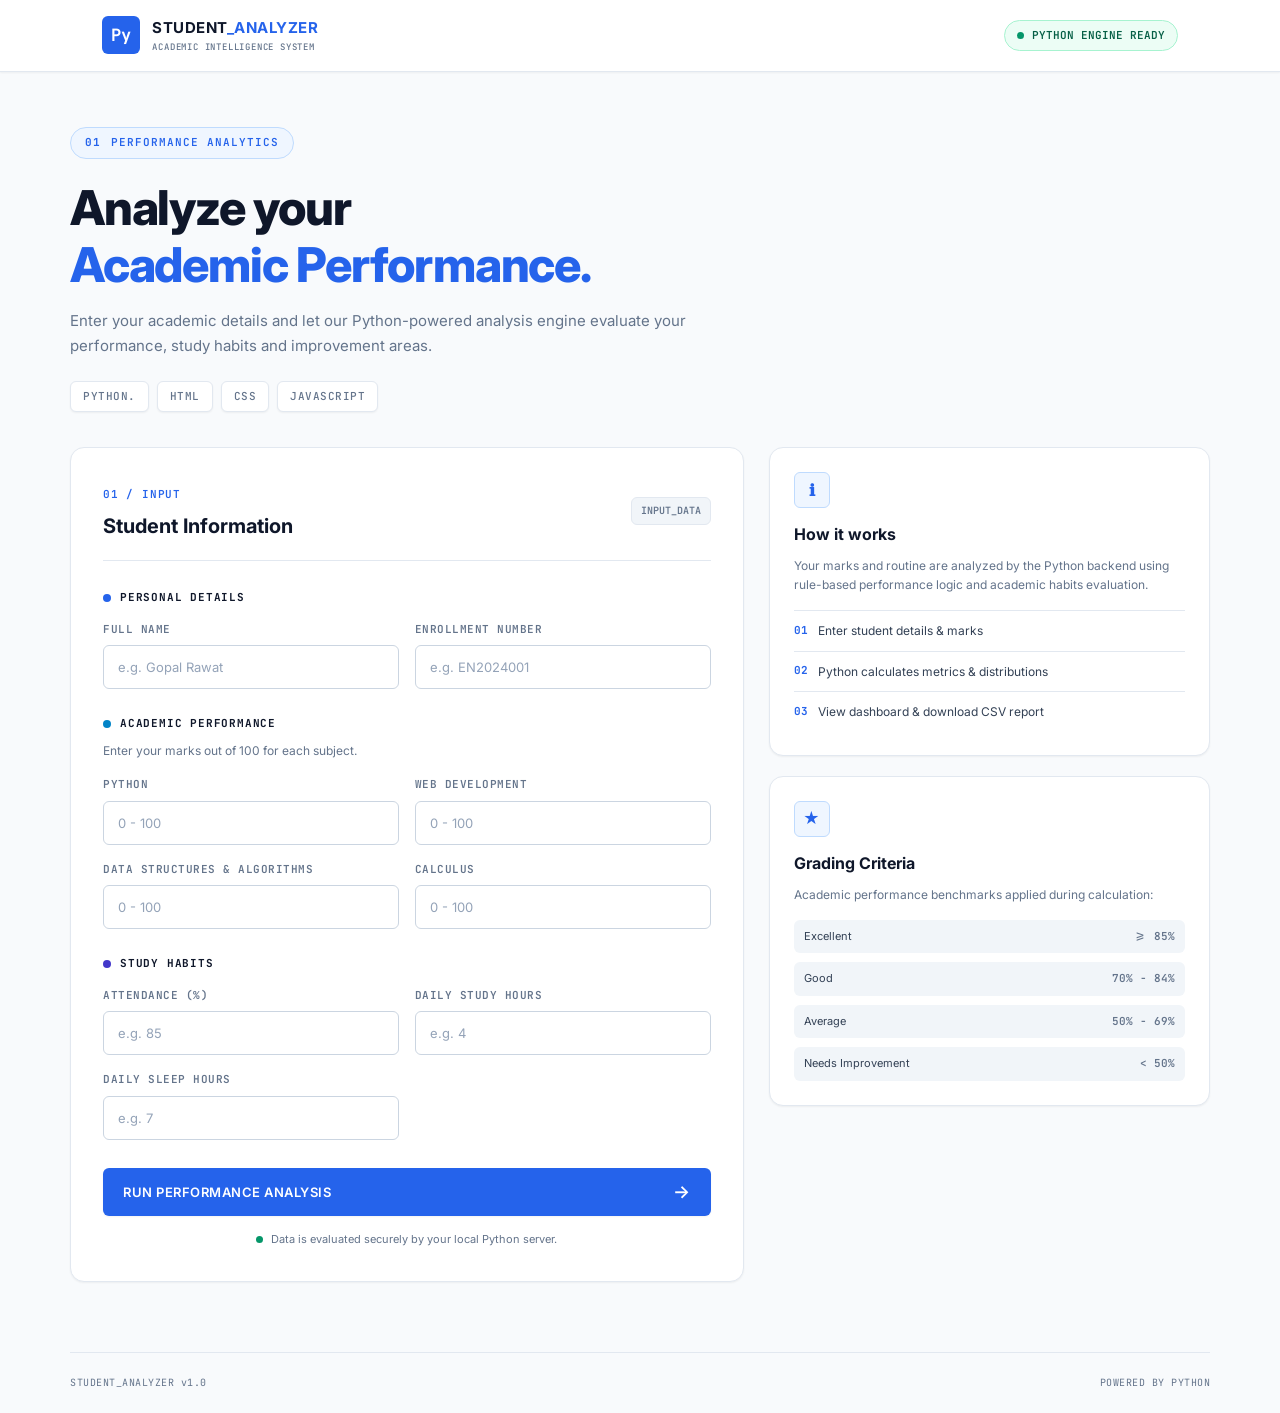
<file: index.html>
<!DOCTYPE html>
<html>
<head>
    <meta charset="UTF-8">
    <meta http-equiv="refresh" content="0; url=static/index.html">
    <title>Student Performance Analyzer</title>
</head>
<body>
    <p>Redirecting to project...</p>
</body>
</html>
</file>
<file: static/style.css>
/* =====================================
   STUDENT PERFORMANCE ANALYZER
   CLEAN & PROFESSIONAL STYLESHEET
   Static, simple, and high-readability design
===================================== */

:root {
    /* Background & Surfaces */
    --bg: #f8fafc;
    --card: #ffffff;
    --card-subtle: #f1f5f9;
    --card-hover: #f8fafc;
    --border: #e2e8f0;
    --border-hover: #cbd5e1;
    --border-focus: #2563eb;

    /* Typography */
    --text: #0f172a;
    --text-body: #334155;
    --muted: #64748b;
    --muted-light: #94a3b8;

    /* Primary Accent (Classic Slate Blue) */
    --primary: #2563eb;
    --primary-hover: #1d4ed8;
    --primary-light: #eff6ff;
    --primary-border: #bfdbfe;

    /* Status Colors (Solid, calm & standard) */
    --success: #059669;
    --success-light: #ecfdf5;
    --success-border: #a7f3d0;
    --success-text: #065f46;

    --info: #0284c7;
    --info-light: #f0f9ff;
    --info-border: #bae6fd;
    --info-text: #0369a1;

    --warning: #d97706;
    --warning-light: #fffbeb;
    --warning-border: #fde68a;
    --warning-text: #92400e;

    --danger: #dc2626;
    --danger-light: #fef2f2;
    --danger-border: #fecaca;
    --danger-text: #991b1b;

    /* Subject Distribution Palette */
    --subj-python: #4338ca;
    --subj-web: #0284c7;
    --subj-dsa: #059669;
    --subj-calc: #d97706;
    --chart-track: #e2e8f0;

    /* Fonts & Radii */
    --font: "Inter", -apple-system, BlinkMacSystemFont, "Segoe UI", Roboto, sans-serif;
    --mono: "JetBrains Mono", Consolas, Menlo, monospace;
    --radius-sm: 6px;
    --radius-md: 10px;
    --radius-lg: 14px;

    /* Shadows */
    --shadow-sm: 0 1px 2px 0 rgba(0, 0, 0, 0.05);
    --shadow-md: 0 4px 6px -1px rgba(0, 0, 0, 0.06), 0 2px 4px -2px rgba(0, 0, 0, 0.04);
    --shadow-lg: 0 10px 15px -3px rgba(0, 0, 0, 0.08), 0 4px 6px -4px rgba(0, 0, 0, 0.03);
}

* {
    margin: 0;
    padding: 0;
    box-sizing: border-box;
}

html {
    scroll-behavior: smooth;
}

body {
    background-color: var(--bg);
    color: var(--text-body);
    font-family: var(--font);
    min-height: 100vh;
    line-height: 1.6;
    overflow-x: hidden;
    -webkit-font-smoothing: antialiased;
}


/* =====================================
   NAVBAR
===================================== */

.navbar {
    height: 72px;
    width: 100%;
    padding: 0 8%;
    display: flex;
    align-items: center;
    justify-content: space-between;

    border-bottom: 1px solid var(--border);
    background: #ffffff;
    box-shadow: var(--shadow-sm);

    position: sticky;
    top: 0;
    z-index: 100;
}

.brand {
    display: flex;
    align-items: center;
    gap: 12px;
    text-decoration: none;
    color: inherit;
}

.brand-icon {
    width: 38px;
    height: 38px;
    border-radius: var(--radius-sm);

    display: grid;
    place-items: center;

    font-family: var(--mono);
    font-weight: 700;
    font-size: 17px;

    color: #ffffff;
    background: var(--primary);
}

.brand h2 {
    font-size: 15px;
    letter-spacing: 0.5px;
    font-weight: 700;
    color: var(--text);
}

.brand h2 span {
    color: var(--primary);
}

.brand small {
    display: block;
    color: var(--muted);
    font-family: var(--mono);
    font-size: 9px;
    letter-spacing: 0.8px;
    font-weight: 500;
}

.nav-status {
    display: inline-flex;
    align-items: center;
    gap: 8px;

    font-family: var(--mono);
    font-size: 11px;
    font-weight: 600;
    color: var(--success-text);

    background: var(--success-light);
    border: 1px solid var(--success-border);
    padding: 6px 12px;
    border-radius: 9999px;
}

.live-dot {
    height: 7px;
    width: 7px;
    border-radius: 50%;
    display: inline-block;
    background: var(--success);
}


/* =====================================
   MAIN CONTAINER
===================================== */

.container {
    width: min(1140px, 92%);
    margin: 0 auto;
}


/* =====================================
   HERO SECTION
===================================== */

.hero {
    padding: 55px 0 35px;
    max-width: 800px;
}

.terminal-tag {
    display: inline-flex;
    align-items: center;
    gap: 10px;

    color: var(--primary);
    font-family: var(--mono);
    font-size: 11px;
    font-weight: 600;
    letter-spacing: 1px;

    border: 1px solid var(--primary-border);
    background: var(--primary-light);

    padding: 6px 14px;
    border-radius: 9999px;
    margin-bottom: 20px;
}

.terminal-tag span {
    color: var(--primary);
    font-weight: 700;
}

.hero h1 {
    font-size: clamp(32px, 4.5vw, 48px);
    line-height: 1.2;
    letter-spacing: -1.2px;
    font-weight: 800;
    color: var(--text);
}

.gradient-text {
    color: var(--primary);
}

.subtitle {
    margin-top: 14px;
    max-width: 640px;
    color: var(--muted);
    font-size: 15px;
    line-height: 1.7;
}

.tech-stack {
    display: flex;
    flex-wrap: wrap;
    gap: 8px;
    margin-top: 22px;
}

.tech-stack span {
    font-family: var(--mono);
    font-size: 11px;
    letter-spacing: 0.5px;
    font-weight: 500;

    padding: 6px 12px;
    color: var(--muted);

    border: 1px solid var(--border);
    background: var(--card);
    border-radius: var(--radius-sm);
    box-shadow: var(--shadow-sm);
}


/* =====================================
   MAIN LAYOUT (Form + Guidelines Panel)
===================================== */

.main-layout {
    display: grid;
    grid-template-columns: minmax(0, 1.45fr) minmax(280px, 0.95fr);
    gap: 25px;
    align-items: start;
    padding-bottom: 60px;
}


/* =====================================
   CARDS
===================================== */

.card {
    background: var(--card);
    border: 1px solid var(--border);
    border-radius: var(--radius-lg);
    box-shadow: var(--shadow-sm);
}

.form-card {
    padding: 32px;
}

.section-heading {
    display: flex;
    align-items: center;
    justify-content: space-between;
    gap: 15px;
    margin-bottom: 28px;
    border-bottom: 1px solid var(--border);
    padding-bottom: 18px;
}

.section-number {
    font-family: var(--mono);
    color: var(--primary);
    font-size: 11px;
    font-weight: 600;
    letter-spacing: 0.8px;
}

.section-heading h2 {
    font-size: 20px;
    font-weight: 700;
    color: var(--text);
    margin-top: 4px;
}

.code-label {
    color: var(--muted);
    background: var(--card-subtle);
    border: 1px solid var(--border);
    border-radius: var(--radius-sm);
    padding: 5px 9px;

    font-family: var(--mono);
    font-size: 10px;
    font-weight: 600;
}


/* =====================================
   FORM
===================================== */

.form-section-title {
    display: flex;
    align-items: center;
    gap: 9px;

    font-family: var(--mono);
    font-size: 11px;
    font-weight: 700;
    letter-spacing: 0.8px;

    color: var(--text);
    margin: 26px 0 14px;
}

.section-dot {
    height: 8px;
    width: 8px;
    background: var(--primary);
    border-radius: 50%;
}

.section-dot.blue {
    background: var(--info);
}

.section-dot.purple {
    background: var(--subj-python);
}

.helper {
    color: var(--muted);
    font-size: 12px;
    margin-top: -6px;
    margin-bottom: 16px;
}

.form-grid {
    display: grid;
    grid-template-columns: repeat(2, minmax(0, 1fr));
    gap: 16px;
}

.field {
    display: flex;
    flex-direction: column;
    gap: 7px;
}

.field label {
    font-family: var(--mono);
    font-size: 11px;
    font-weight: 600;
    color: var(--muted);
    letter-spacing: 0.5px;
}

.field input {
    width: 100%;
    height: 44px;

    background: #ffffff;
    border: 1px solid var(--border-hover);
    border-radius: var(--radius-sm);

    color: var(--text);
    padding: 0 14px;

    font-family: var(--font);
    font-size: 13px;

    outline: none;
    transition: border-color 0.2s, box-shadow 0.2s;
}

.field input::placeholder {
    color: var(--muted-light);
}

.field input:hover {
    border-color: #94a3b8;
}

.field input:focus {
    border-color: var(--primary);
    box-shadow: 0 0 0 3px rgba(37, 99, 235, 0.12);
}


/* =====================================
   SUBMIT BUTTON
===================================== */

.button {
    width: 100%;
    height: 48px;

    margin-top: 28px;
    padding: 0 20px;

    display: flex;
    align-items: center;
    justify-content: space-between;

    border: none;
    border-radius: var(--radius-sm);

    background: var(--primary);
    color: #ffffff;

    font-family: var(--font);
    font-size: 13px;
    font-weight: 600;
    letter-spacing: 0.5px;

    cursor: pointer;
    transition: background-color 0.2s, transform 0.15s, box-shadow 0.2s;
    box-shadow: var(--shadow-sm);
}

.button:hover {
    background: var(--primary-hover);
    box-shadow: var(--shadow-md);
}

.button:active {
    transform: translateY(1px);
}

.button:disabled {
    background: #94a3b8;
    cursor: not-allowed;
    box-shadow: none;
}

.button-arrow {
    font-size: 18px;
    line-height: 1;
}

.form-note {
    display: flex;
    align-items: center;
    justify-content: center;
    gap: 8px;

    color: var(--muted);
    font-size: 11px;
    margin-top: 15px;
}


/* =====================================
   ERROR MESSAGE
===================================== */

.error-message {
    display: none;
    color: var(--danger-text);

    background: var(--danger-light);
    border: 1px solid var(--danger-border);

    padding: 12px 16px;
    margin-top: 18px;

    font-size: 13px;
    line-height: 1.5;
    border-radius: var(--radius-sm);
    font-weight: 500;
}

.error-message.show {
    display: block;
}


/* =====================================
   SIDE PANEL (Guidelines & Criteria)
===================================== */

.side-panel {
    display: flex;
    flex-direction: column;
    gap: 20px;
}

.info-card {
    background: var(--card);
    border: 1px solid var(--border);
    border-radius: var(--radius-lg);
    padding: 24px;
    box-shadow: var(--shadow-sm);
}

.info-icon {
    width: 36px;
    height: 36px;

    display: grid;
    place-items: center;

    border-radius: var(--radius-sm);
    color: var(--primary);
    background: var(--primary-light);
    border: 1px solid var(--primary-border);

    font-size: 16px;
    font-weight: 700;
}

.info-card h3 {
    margin: 14px 0 8px;
    font-size: 16px;
    font-weight: 700;
    color: var(--text);
}

.info-card > p {
    color: var(--muted);
    font-size: 12px;
    line-height: 1.6;
    margin-bottom: 16px;
}

.mini-info {
    display: flex;
    align-items: center;
    gap: 10px;

    padding: 10px 0;
    border-top: 1px solid var(--border);

    color: var(--text-body);
    font-size: 12px;
}

.mini-info span {
    font-family: var(--mono);
    color: var(--primary);
    font-weight: 700;
    font-size: 11px;
}

.criteria-list {
    display: flex;
    flex-direction: column;
    gap: 9px;
    margin-top: 14px;
}

.criteria-row {
    display: flex;
    align-items: center;
    justify-content: space-between;
    padding: 8px 10px;
    border-radius: var(--radius-sm);
    background: var(--card-subtle);
    font-size: 11px;
}

.criteria-score {
    font-family: var(--mono);
    font-weight: 600;
    color: var(--muted);
}


/* =====================================
   RESULT DASHBOARD
===================================== */

.result-container {
    padding-top: 10px;
}

.result-hero {
    padding: 45px 0 25px;
}

.result-hero h1 {
    font-size: clamp(30px, 4vw, 44px);
    margin-top: 4px;
    letter-spacing: -1px;
    font-weight: 800;
    color: var(--text);
}


/* STUDENT DETAILS CARD */

.student-card {
    display: flex;
    align-items: center;
    gap: 18px;
    padding: 22px 26px;
    margin-bottom: 22px;

    background: var(--card);
    border: 1px solid var(--border);
    border-radius: var(--radius-lg);
    box-shadow: var(--shadow-sm);
}

.student-avatar {
    width: 52px;
    height: 52px;
    flex-shrink: 0;

    display: grid;
    place-items: center;

    border-radius: var(--radius-md);
    background: var(--primary);

    color: #ffffff;
    font-size: 21px;
    font-weight: 700;
}

.student-details {
    flex: 1;
    min-width: 0;
}

.student-details h2 {
    font-size: 19px;
    font-weight: 700;
    color: var(--text);
    margin: 3px 0;
    overflow-wrap: anywhere;
}

.student-details p {
    color: var(--muted);
    font-family: var(--mono);
    font-size: 12px;
    overflow-wrap: anywhere;
}

.status-pill {
    display: inline-flex;
    align-items: center;
    justify-content: center;

    padding: 6px 12px;
    border-radius: var(--radius-sm);

    font-family: var(--mono);
    font-size: 10px;
    font-weight: 700;
    letter-spacing: 0.5px;

    color: var(--muted);
    background: var(--card-subtle);
    border: 1px solid var(--border);
}

.status-pill.excellent {
    color: var(--success-text);
    background: var(--success-light);
    border-color: var(--success-border);
}

.status-pill.good {
    color: var(--primary);
    background: var(--primary-light);
    border-color: var(--primary-border);
}

.status-pill.average {
    color: var(--warning-text);
    background: var(--warning-light);
    border-color: var(--warning-border);
}

.status-pill.needs-work,
.status-pill.needs-improvement {
    color: var(--danger-text);
    background: var(--danger-light);
    border-color: var(--danger-border);
}


/* STATS */

.stats-grid {
    display: grid;
    grid-template-columns: repeat(4, minmax(0, 1fr));
    gap: 16px;
    margin-bottom: 22px;
}

.stat-card {
    min-width: 0;
    padding: 20px 18px;

    background: var(--card);
    border: 1px solid var(--border);
    border-radius: var(--radius-md);
    box-shadow: var(--shadow-sm);

    transition: border-color 0.2s, box-shadow 0.2s;
}

.stat-card:hover {
    border-color: var(--border-hover);
    box-shadow: var(--shadow-md);
}

.stat-label {
    color: var(--muted);
    font-family: var(--mono);
    font-size: 10px;
    font-weight: 600;
    letter-spacing: 0.6px;
}

.stat-value {
    font-size: clamp(22px, 2.5vw, 28px);
    font-weight: 800;
    color: var(--text);
    margin: 10px 0 6px;
    overflow-wrap: anywhere;
}

.stat-subject {
    font-size: clamp(16px, 1.8vw, 21px);
    color: var(--primary);
}

.stat-note {
    color: var(--muted-light);
    font-size: 11px;
}


/* OVERALL PROGRESS */

.total-summary {
    padding: 24px 26px;
    margin-bottom: 22px;
}

.summary-top {
    display: flex;
    justify-content: space-between;
    align-items: center;
    gap: 15px;
    margin-bottom: 18px;
}

.summary-top h2 {
    font-size: 18px;
    font-weight: 700;
    color: var(--text);
    margin-top: 4px;
}

.summary-percent {
    font-size: 22px;
    font-weight: 800;
    color: var(--primary);
    font-family: var(--mono);
}

.progress-track {
    width: 100%;
    height: 10px;
    background: var(--chart-track);
    border-radius: 9999px;
    overflow: hidden;
}

.progress-fill {
    height: 100%;
    width: 0%;
    background: var(--primary);
    border-radius: 9999px;
    transition: width 0.8s ease;
}

.summary-bottom {
    display: flex;
    justify-content: space-between;
    margin-top: 8px;
    color: var(--muted);
    font-family: var(--mono);
    font-size: 10px;
}


/* CHARTS */

.charts-grid {
    display: grid;
    grid-template-columns: repeat(2, minmax(0, 1fr));
    gap: 20px;
    margin-bottom: 22px;
}

.chart-card {
    min-width: 0;
    padding: 24px;
}

.chart-card .section-heading {
    margin-bottom: 12px;
    border-bottom: none;
    padding-bottom: 0;
}

.chart-card .section-heading h2 {
    font-size: 17px;
}

.pie-wrap {
    display: flex;
    justify-content: center;
    padding: 15px 0 20px;
}

.pie-chart {
    width: 180px;
    height: 180px;
    border-radius: 50%;

    display: grid;
    place-items: center;
    position: relative;
    border: 1px solid var(--border);
}

.pie-chart::before {
    content: "";
    position: absolute;
    width: 120px;
    height: 120px;
    border-radius: 50%;
    background: #ffffff;
    box-shadow: inset 0 1px 3px rgba(0, 0, 0, 0.05);
}

.chart-center {
    position: relative;
    z-index: 1;
    display: flex;
    flex-direction: column;
    align-items: center;
}

.chart-center strong {
    font-size: 24px;
    font-weight: 800;
    color: var(--text);
    font-family: var(--mono);
}

.chart-center span {
    margin-top: 3px;
    color: var(--muted);
    font-family: var(--mono);
    font-size: 9px;
    letter-spacing: 0.6px;
    font-weight: 600;
}

.chart-legend {
    display: flex;
    flex-direction: column;
    gap: 10px;
}

.legend-item {
    display: flex;
    align-items: center;
    gap: 9px;
    color: var(--text-body);
    font-size: 12px;
    min-width: 0;
}

.legend-item strong {
    margin-left: auto;
    color: var(--text);
    font-family: var(--mono);
    font-size: 11px;
}

.legend-dot {
    width: 10px;
    height: 10px;
    flex-shrink: 0;
    border-radius: 3px;
}

.attendance-dot {
    background: var(--success);
}

.remaining-dot {
    background: var(--chart-track);
}


/* SUBJECT TABLE */

.table-card {
    padding: 26px;
    margin-bottom: 22px;
}

.table-wrap {
    width: 100%;
    overflow-x: auto;
}

table {
    width: 100%;
    border-collapse: collapse;
    min-width: 530px;
    text-align: left;
}

th {
    color: var(--muted);
    font-family: var(--mono);
    font-size: 10px;
    font-weight: 700;
    letter-spacing: 0.6px;
    padding: 14px 12px;
    border-bottom: 2px solid var(--border);
    background: var(--card-subtle);
}

td {
    padding: 15px 12px;
    font-size: 13px;
    border-bottom: 1px solid var(--border);
    color: var(--text-body);
}

td:first-child {
    font-weight: 600;
    color: var(--text);
}

.table-progress {
    width: 120px;
    height: 7px;
    background: var(--chart-track);
    border-radius: 9999px;
    overflow: hidden;
}

.table-progress div {
    height: 100%;
    background: var(--primary);
    border-radius: 9999px;
}


/* HABITS */

.habits-card {
    padding: 26px;
    margin-bottom: 22px;
}

.habit-grid {
    display: grid;
    grid-template-columns: repeat(3, minmax(0, 1fr));
    gap: 14px;
    margin-bottom: 18px;
}

.habit-item {
    display: flex;
    align-items: center;
    gap: 12px;
    min-width: 0;

    padding: 16px 14px;
    background: var(--card-subtle);
    border: 1px solid var(--border);
    border-radius: var(--radius-md);
}

.habit-icon {
    width: 36px;
    height: 36px;
    flex-shrink: 0;

    display: grid;
    place-items: center;

    border-radius: var(--radius-sm);
    background: var(--primary-light);
    color: var(--primary);
    font-size: 16px;
    font-weight: 700;
}

.habit-item div {
    min-width: 0;
}

.habit-item div span {
    display: block;
    color: var(--muted);
    font-family: var(--mono);
    font-size: 9px;
    font-weight: 600;
    line-height: 1.4;
}

.habit-item strong {
    display: block;
    margin-top: 4px;
    font-size: 15px;
    color: var(--text);
    overflow-wrap: anywhere;
}

.habit-observations {
    display: grid;
    gap: 8px;
}

.habit-observation {
    padding: 11px 14px;
    border: 1px solid var(--success-border);
    background: var(--success-light);
    border-radius: var(--radius-sm);

    color: var(--success-text);
    font-size: 12px;
    line-height: 1.5;
    font-weight: 500;
}


/* RECOMMENDATIONS */

.recommendations-card {
    padding: 26px;
    margin-bottom: 25px;
}

.recommendations {
    display: grid;
    gap: 10px;
}

.recommendation-item {
    display: flex;
    align-items: flex-start;
    gap: 12px;

    padding: 14px 16px;
    background: var(--card-subtle);
    border: 1px solid var(--border);
    border-radius: var(--radius-sm);
}

.recommendation-icon {
    width: 24px;
    height: 24px;
    flex-shrink: 0;

    display: grid;
    place-items: center;

    color: var(--primary);
    background: var(--primary-light);
    border-radius: var(--radius-sm);
    font-size: 12px;
    font-weight: 700;
}

.recommendation-item p {
    color: var(--text-body);
    font-size: 13px;
    line-height: 1.6;
}


/* ACTION BUTTONS */

.action-buttons {
    display: flex;
    gap: 14px;
    margin: 25px 0 40px;
}

.secondary-button {
    flex: 1;
    min-height: 48px;
    padding: 12px 18px;

    border: 1px solid var(--border-hover);
    border-radius: var(--radius-sm);

    background: #ffffff;
    color: var(--text-body);

    font-family: var(--font);
    font-size: 12px;
    font-weight: 600;

    cursor: pointer;
    transition: background-color 0.2s, border-color 0.2s;
    box-shadow: var(--shadow-sm);
}

.secondary-button:hover {
    border-color: #94a3b8;
    background: var(--card-subtle);
}

.download-button {
    flex: 1;
    margin-top: 0;
}


/* =====================================
   FOOTER
===================================== */

.footer {
    border-top: 1px solid var(--border);

    padding: 22px 0;
    margin-top: 10px;

    display: flex;
    justify-content: space-between;
    gap: 15px;

    color: var(--muted);
    font-family: var(--mono);
    font-size: 10px;
    letter-spacing: 0.5px;
}


/* =====================================
   RESPONSIVE DESIGN
===================================== */

@media (max-width: 900px) {

    .main-layout {
        grid-template-columns: 1fr;
    }

    .side-panel {
        display: grid;
        grid-template-columns: repeat(2, minmax(0, 1fr));
    }

    .stats-grid {
        grid-template-columns: repeat(2, minmax(0, 1fr));
    }

    .charts-grid {
        grid-template-columns: 1fr;
    }

    .hero {
        padding-top: 40px;
    }
}

@media (max-width: 600px) {

    .navbar {
        height: 64px;
        padding: 0 5%;
    }

    .brand h2 {
        font-size: 13px;
    }

    .brand small {
        font-size: 8px;
    }

    .brand-icon {
        width: 32px;
        height: 32px;
        font-size: 14px;
    }

    .nav-status {
        font-size: 9px;
        padding: 4px 8px;
    }

    .container {
        width: 92%;
    }

    .hero {
        padding: 35px 0 25px;
    }

    .hero h1 {
        letter-spacing: -0.8px;
    }

    .subtitle {
        font-size: 13px;
    }

    .form-card {
        padding: 20px 16px;
    }

    .form-grid {
        grid-template-columns: 1fr;
    }

    .side-panel {
        grid-template-columns: 1fr;
    }

    .section-heading h2 {
        font-size: 18px;
    }

    .student-card {
        flex-wrap: wrap;
        padding: 16px;
    }

    .student-card .status-pill {
        margin-left: auto;
    }

    .stats-grid {
        gap: 10px;
    }

    .stat-card {
        padding: 14px 12px;
    }

    .stat-label {
        font-size: 9px;
    }

    .total-summary,
    .chart-card,
    .table-card,
    .habits-card,
    .recommendations-card {
        padding: 18px 14px;
    }

    .habit-grid {
        grid-template-columns: 1fr;
    }

    .action-buttons {
        flex-direction: column;
    }

    .result-hero {
        padding-top: 35px;
    }

    .footer {
        flex-direction: column;
        align-items: center;
        gap: 8px;
        text-align: center;
    }
}
</file>
